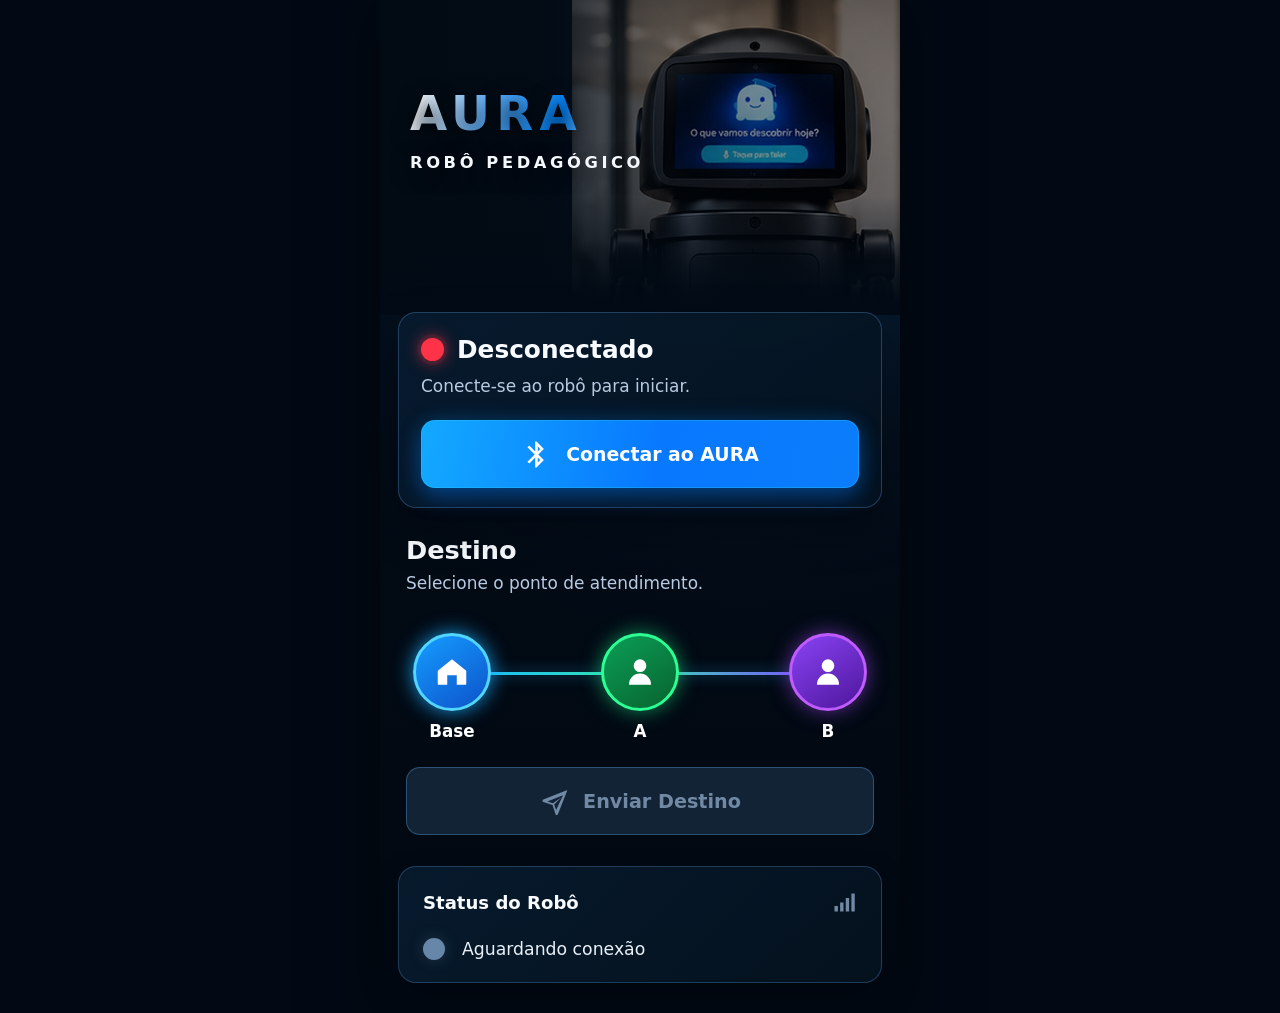
<file: index.html>
<!DOCTYPE html>
<html lang="pt-BR">
<head>
  <meta charset="UTF-8">
  <meta name="viewport" content="width=device-width, initial-scale=1.0, viewport-fit=cover">
  <meta name="theme-color" content="#020b16">
  <title>Controle AURA</title>
  <link rel="stylesheet" href="style.css">
</head>
<body>
  <main class="app">

    <section class="hero" aria-label="AURA Robô Pedagógico">
      <div class="hero-photo" aria-hidden="true"></div>
      <div class="hero-shade" aria-hidden="true"></div>

      <div class="brand">
        <div class="wordmark" aria-label="AURA"><span class="a-mark">A</span>URA</div>
        <div class="brand-subtitle">ROBÔ PEDAGÓGICO</div>
      </div>
    </section>

    <section id="indicadorConexao" class="connection-card connection-offline">
      <div class="connection-copy">
        <div class="connection-title-row">
          <span class="connection-dot"></span>
          <strong id="textoConexao">Desconectado</strong>
        </div>
        <p id="textoAjudaConexao">Conecte-se ao robô para iniciar.</p>
      </div>
      <button id="botaoBluetooth" class="connect-button" type="button">
        <svg class="bluetooth-icon" viewBox="0 0 24 24" aria-hidden="true">
          <path d="M17.71 7.71 12 2h-1v7.59L6.41 5 5 6.41 10.59 12 5 17.59 6.41 19 11 14.41V22h1l5.71-5.71L13.41 12l4.3-4.29ZM13 5.83l1.88 1.88L13 9.59V5.83Zm1.88 10.46L13 18.17v-3.76l1.88 1.88Z"/>
        </svg>
        <span>Conectar ao AURA</span>
      </button>
    </section>

    <section class="destination-section">
      <h2>Destino</h2>
      <p class="section-help">Selecione o ponto de atendimento.</p>

      <div class="route" role="group" aria-label="Seleção de destino">
        <div class="route-line" aria-hidden="true"></div>

        <button class="ponto ponto-base" data-destino="INICIO" type="button" disabled aria-label="Base">
          <span class="node node-base">
            <svg viewBox="0 0 24 24" aria-hidden="true"><path d="M3 11.2 12 4l9 7.2v8.3a.5.5 0 0 1-.5.5H15v-6H9v6H3.5a.5.5 0 0 1-.5-.5v-8.3Z"/></svg>
          </span>
          <span class="node-label">Base</span>
        </button>

        <button class="ponto ponto-a" data-destino="PONTO_A" type="button" disabled aria-label="Ponto A">
          <span class="node node-a">
            <svg viewBox="0 0 24 24" aria-hidden="true"><path d="M12 12a4 4 0 1 0 0-8 4 4 0 0 0 0 8Zm-7 8a7 7 0 0 1 14 0H5Z"/></svg>
          </span>
          <span class="node-label">A</span>
        </button>

        <button class="ponto ponto-b" data-destino="PONTO_B" type="button" disabled aria-label="Ponto B">
          <span class="node node-b">
            <svg viewBox="0 0 24 24" aria-hidden="true"><path d="M12 12a4 4 0 1 0 0-8 4 4 0 0 0 0 8Zm-7 8a7 7 0 0 1 14 0H5Z"/></svg>
          </span>
          <span class="node-label">B</span>
        </button>
      </div>

      <button id="botaoEnviar" class="send-button" type="button" disabled>
        <svg viewBox="0 0 24 24" aria-hidden="true"><path d="M21.5 3.3 3.3 10.5c-.85.34-.82 1.56.05 1.85l7.08 2.36 2.36 7.08c.29.87 1.51.9 1.85.05L21.8 3.64c.09-.23-.08-.42-.3-.34Zm-8.28 15.35-1.44-4.33 5.65-5.65-6.6 4.7-4.33-1.44 12.08-4.78-5.36 11.5Z"/></svg>
        <span>Enviar Destino</span>
      </button>
    </section>

    <section class="status-card">
      <div class="status-header">
        <h2>Status do Robô</h2>
        <svg class="signal" viewBox="0 0 24 24" aria-hidden="true"><path d="M4 20h3v-5H4v5Zm5 0h3v-8H9v8Zm5 0h3V8h-3v12Zm5 0h3V4h-3v16Z"/></svg>
      </div>
      <div class="status-row">
        <span id="statusDot" class="status-dot"></span>
        <span id="statusAgv">Aguardando conexão</span>
      </div>
    </section>

    <div class="sr-only" aria-live="polite">
      <span id="posicaoAtual">Início</span>
      <span id="destinoSelecionado">Nenhum</span>
      <span id="avisoSistema">Conecte ao robô para começar.</span>
      <span id="mensagem"></span>
    </div>

  </main>
  <script src="script.js"></script>
</body>
</html>
</file>
<file: style.css>
*{box-sizing:border-box;margin:0;padding:0}
:root{
  --bg:#020b16;--panel:#07192a;--panel-2:#0a2035;--text:#f8fbff;--muted:#b9cbe1;
  --blue:#0e96ff;--blue2:#0877ff;--cyan:#18d4ff;--green:#1cf08b;--purple:#a34cff;
  --red:#ff3347;--line:#173752;--disabled:#7087a2;
}
html{background:#020914}
body{min-height:100vh;font-family:Inter,ui-sans-serif,system-ui,-apple-system,BlinkMacSystemFont,"Segoe UI",sans-serif;background:#020914;color:var(--text)}
button{font:inherit;-webkit-tap-highlight-color:transparent}
.app{width:min(100%,520px);min-height:100vh;margin:0 auto;overflow:hidden;background:radial-gradient(circle at 70% 15%,#0a2542 0,rgba(8,31,54,.18) 34%,transparent 53%),linear-gradient(180deg,#03101f 0,#020a14 55%,#010812 100%);padding-bottom:30px;box-shadow:0 0 60px rgba(0,0,0,.5)}

/* TOPO CINEMATOGRÁFICO */
.hero{height:315px;position:relative;overflow:hidden;background:#061323}
.hero-photo{position:absolute;inset:-10px -34px 0 37%;background-image:url("assets/aura-hero.jpg");background-size:cover;background-position:center 7%;filter:saturate(.82) brightness(.72) contrast(1.08)}
.hero-shade{position:absolute;inset:0;background:linear-gradient(90deg,rgba(2,10,19,.98) 0%,rgba(2,10,19,.88) 31%,rgba(2,10,19,.32) 52%,rgba(2,10,19,.08) 78%),linear-gradient(0deg,#020b16 0%,rgba(2,11,22,.20) 38%,rgba(2,11,22,.08) 78%)}
.hero:after{content:"";position:absolute;left:0;right:0;bottom:-1px;height:76px;background:linear-gradient(180deg,transparent,#020b16)}
.brand{position:absolute;z-index:2;left:30px;top:91px;text-shadow:0 6px 20px rgba(0,0,0,.62)}
.wordmark{font-size:3rem;line-height:.95;font-weight:700;letter-spacing:.13em;background:linear-gradient(110deg,#fff 4%,#65b5ff 32%,#0086ff 64%,#fff 94%);-webkit-background-clip:text;background-clip:text;color:transparent}
.a-mark{display:inline-block;letter-spacing:.08em}
.brand-subtitle{margin-top:16px;font-size:1.02rem;letter-spacing:.22em;font-weight:700;color:#f4f8fd;white-space:nowrap}

/* CONEXÃO */
.connection-card{position:relative;z-index:5;margin:-3px 18px 0;padding:23px 22px 19px;border:1px solid rgba(88,148,207,.34);border-radius:18px;background:linear-gradient(135deg,rgba(7,27,46,.96),rgba(4,18,31,.96));box-shadow:0 20px 45px rgba(0,0,0,.27)}
.connection-title-row{display:flex;align-items:center;gap:13px}.connection-dot{width:23px;height:23px;border-radius:50%;background:var(--red);box-shadow:0 0 0 4px rgba(255,51,71,.08),0 0 17px rgba(255,51,71,.72)}
.connection-title-row strong{font-size:1.55rem;line-height:1.1;font-weight:800}.connection-copy p{margin-top:12px;font-size:1.06rem;line-height:1.35;color:var(--muted)}
.connect-button{width:100%;height:68px;margin-top:22px;border:0;border-radius:14px;background:linear-gradient(100deg,#13a9ff,#0878ff 55%,#0b7dfa);color:white;font-size:1.18rem;font-weight:800;display:flex;align-items:center;justify-content:center;gap:14px;box-shadow:0 0 0 1px rgba(37,202,255,.35) inset,0 10px 22px rgba(0,115,255,.34),0 0 22px rgba(0,157,255,.2);cursor:pointer}.connect-button .bluetooth-icon{width:31px;height:31px;fill:currentColor;display:block;flex:0 0 auto}.connect-button:active{transform:scale(.985)}.connect-button:disabled{cursor:default;opacity:.82}
.connection-online .connection-dot{background:var(--green);box-shadow:0 0 0 4px rgba(28,240,139,.08),0 0 17px rgba(28,240,139,.65)}

/* DESTINO */
.destination-section{padding:27px 26px 0}.destination-section h2{font-size:1.6rem;font-weight:800}.section-help{margin-top:8px;font-size:1.06rem;color:var(--muted)}
.route{position:relative;height:160px;margin-top:14px}.route-line{position:absolute;left:58px;right:57px;top:65px;height:3px;border-radius:999px;background:linear-gradient(90deg,#19b9ff 0%,#35e4b0 47%,#7a51ff 100%);box-shadow:0 0 14px rgba(44,181,255,.55)}
.ponto{position:absolute;top:26px;width:92px;border:0;background:transparent;color:white;display:flex;flex-direction:column;align-items:center;gap:10px;cursor:pointer}.ponto-base{left:0}.ponto-a{left:50%;transform:translateX(-50%)}.ponto-b{right:0}.node{width:78px;height:78px;border-radius:50%;display:grid;place-items:center;border:3px solid;transition:transform .15s ease,filter .15s ease}.node svg{width:38px;height:38px;fill:#fff}.node-base{background:linear-gradient(145deg,#159dff,#0d52c9);border-color:#52d5ff;box-shadow:0 0 20px rgba(27,174,255,.85)}.node-a{background:linear-gradient(145deg,#0b9e56,#08632f);border-color:#2cff94;box-shadow:0 0 20px rgba(28,240,139,.55)}.node-b{background:linear-gradient(145deg,#8943f4,#4e169c);border-color:#c05cff;box-shadow:0 0 20px rgba(168,75,255,.55)}.node-label{font-weight:800;font-size:1.05rem}.ponto:disabled{opacity:1;cursor:default}.ponto:not(:disabled):active .node{transform:scale(.94)}.ponto.selecionado .node{transform:scale(1.1);filter:brightness(1.2)}.ponto.selecionado .node-a{box-shadow:0 0 0 6px rgba(28,240,139,.12),0 0 34px rgba(28,240,139,.9)}.ponto.selecionado .node-b{box-shadow:0 0 0 6px rgba(174,79,255,.12),0 0 34px rgba(174,79,255,.9)}
.send-button{width:100%;height:68px;border:1px solid rgba(72,130,179,.5);border-radius:14px;background:#122336;color:#7189a3;font-size:1.2rem;font-weight:800;display:flex;align-items:center;justify-content:center;gap:13px;cursor:pointer}.send-button svg{width:31px;fill:currentColor}.send-button:not(:disabled){background:linear-gradient(100deg,#13a9ff,#0878ff 55%,#0b7dfa);color:#fff;border-color:#21c9ff;box-shadow:0 8px 20px rgba(0,119,255,.3),0 0 18px rgba(0,157,255,.16)}.send-button:active:not(:disabled){transform:scale(.985)}.send-button:disabled{cursor:not-allowed}

/* STATUS */
.status-card{margin:31px 18px 0;padding:22px 24px;border:1px solid rgba(88,148,207,.32);border-radius:18px;background:linear-gradient(135deg,rgba(7,27,46,.95),rgba(4,18,31,.95));box-shadow:0 16px 35px rgba(0,0,0,.22)}.status-header{display:flex;align-items:center;justify-content:space-between}.status-header h2{font-size:1.13rem}.signal{width:27px;height:27px;fill:#7189a3}.status-row{margin-top:22px;display:flex;align-items:center;gap:17px;font-size:1.08rem;color:#e9f0f7}.status-dot{width:22px;height:22px;border-radius:50%;background:#6787a8;box-shadow:0 0 15px rgba(103,135,168,.28)}.status-card.status-moving .status-dot{background:#22a9ff;box-shadow:0 0 17px rgba(34,169,255,.7)}.status-card.status-arrived .status-dot,.status-card.status-connected .status-dot{background:var(--green);box-shadow:0 0 17px rgba(28,240,139,.6)}
.sr-only{position:absolute!important;width:1px;height:1px;padding:0;margin:-1px;overflow:hidden;clip:rect(0,0,0,0);white-space:nowrap;border:0}

@media (max-width:390px){
  .hero{height:295px}
  .hero-photo{inset:-6px -36px 0 39%;background-position:center 6%}
  .brand{left:22px;top:88px}
  .wordmark{font-size:2.65rem}
  .brand-subtitle{font-size:.9rem}
  .connection-card{margin-left:14px;margin-right:14px}
  .destination-section{padding-left:20px;padding-right:20px}
  .node{width:70px;height:70px}
  .route-line{left:52px;right:52px;top:61px}
  .ponto{width:78px}
  .status-card{margin-left:14px;margin-right:14px}
}
</file>
